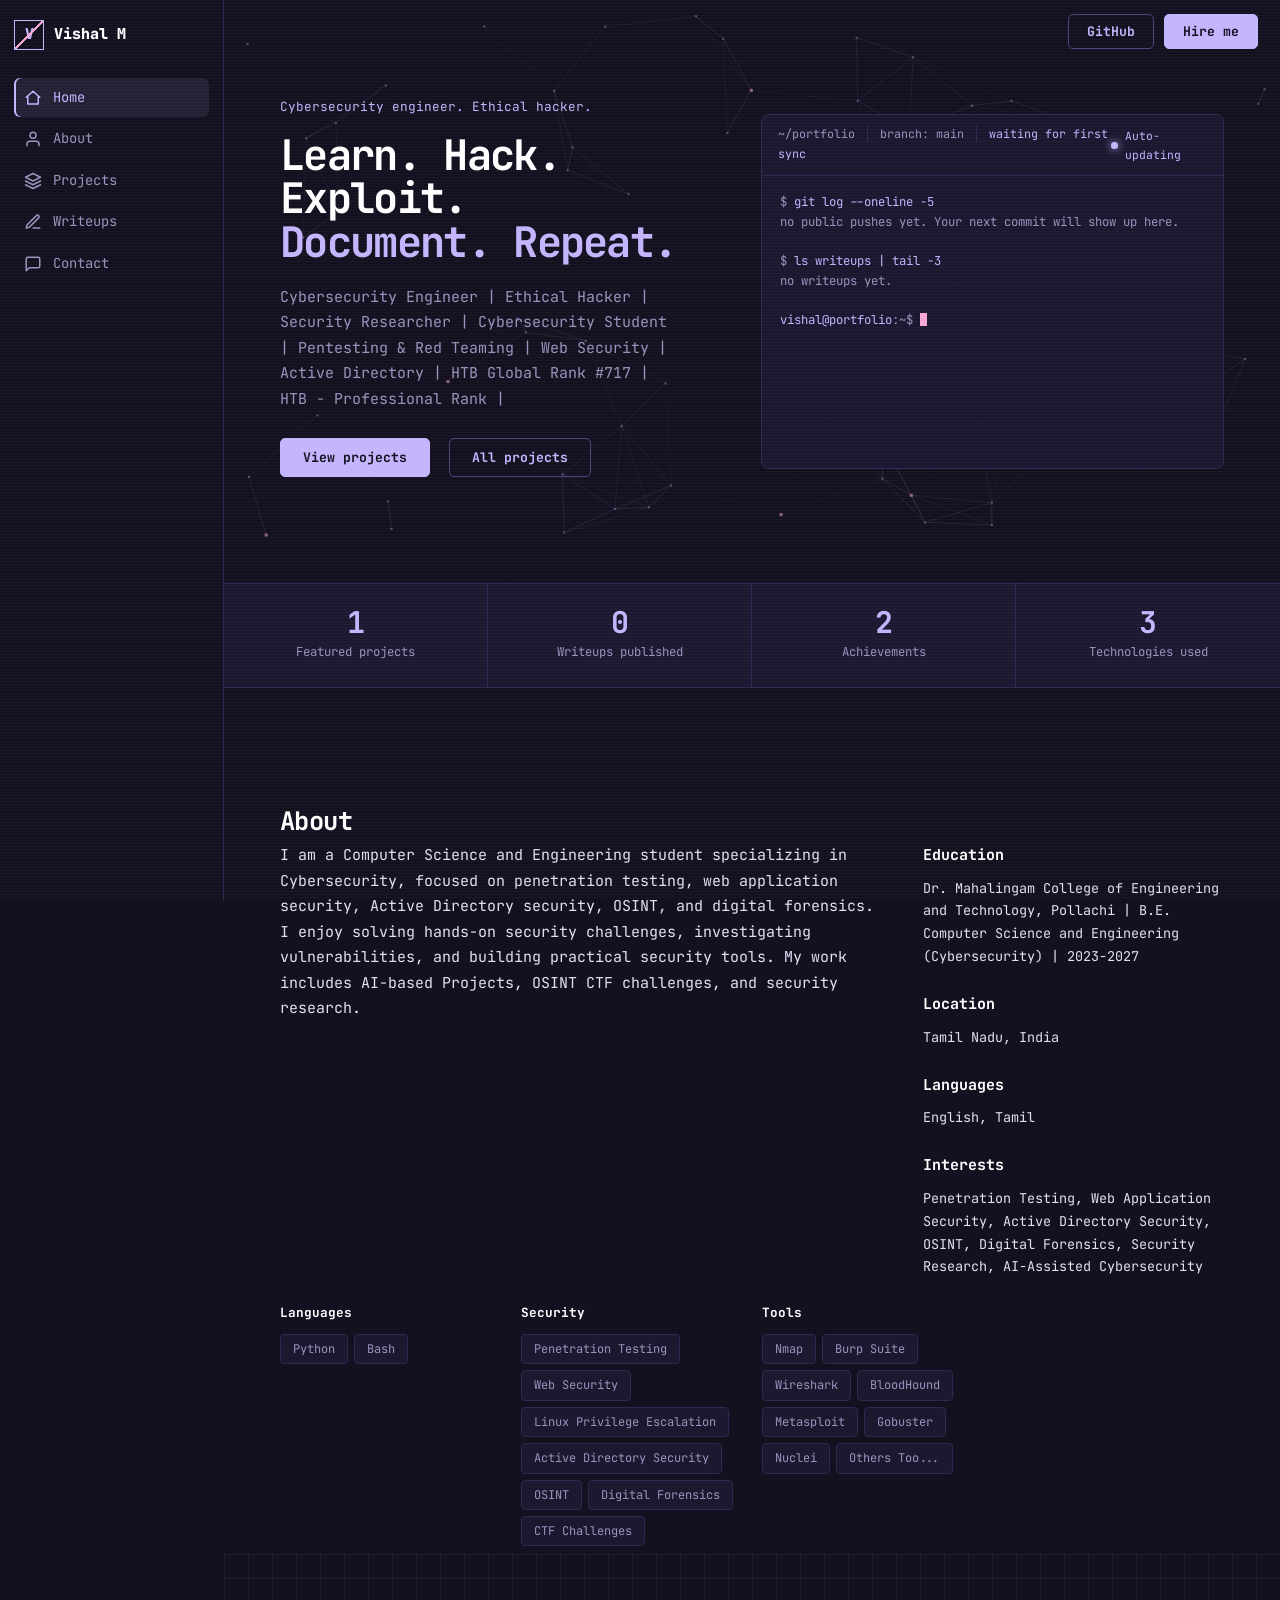
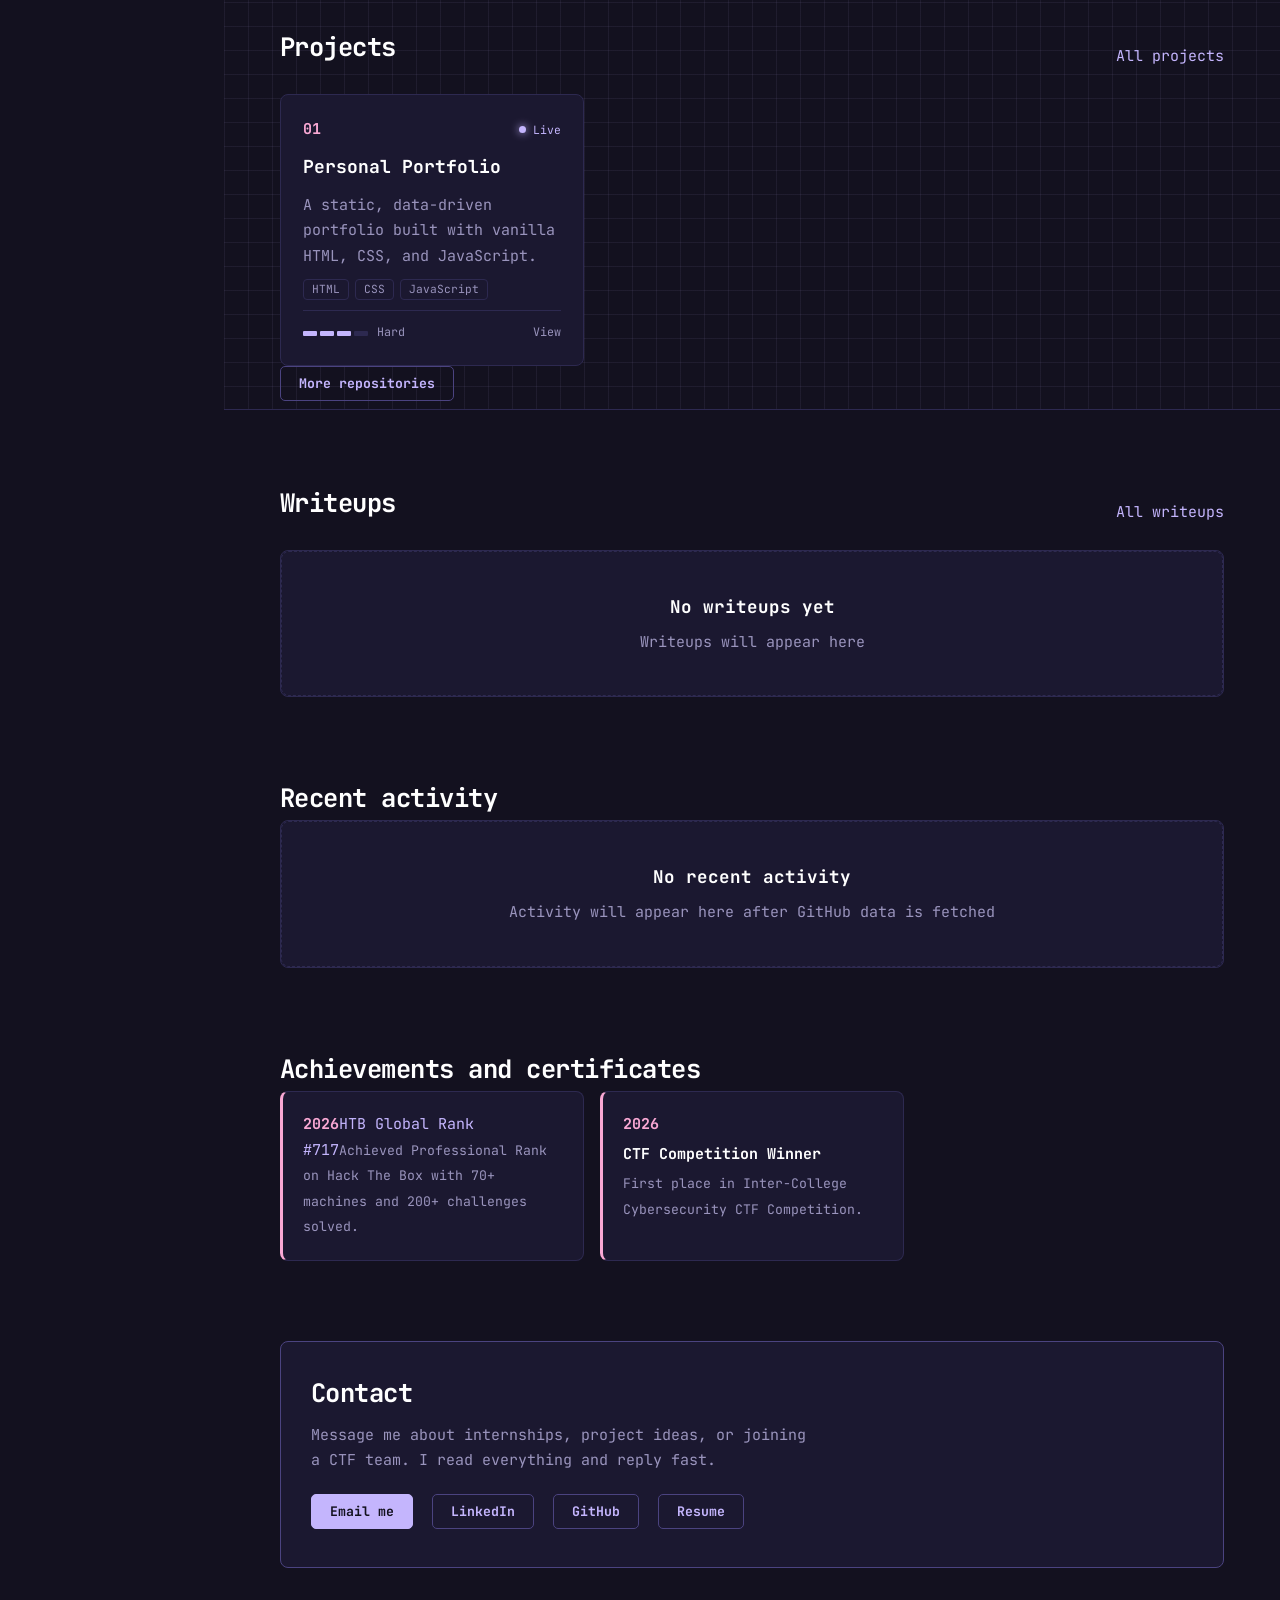
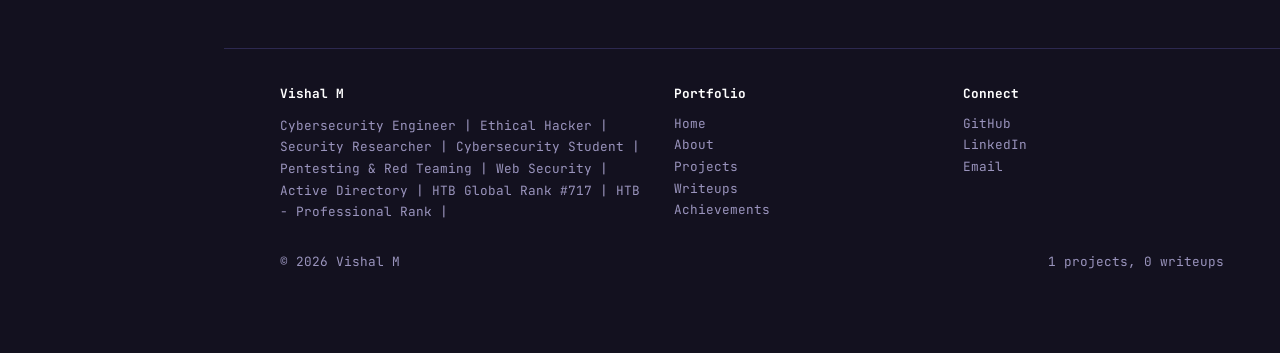
<file: index.html>
<!DOCTYPE html>
<html lang="en">
<head>
<meta charset="UTF-8">
<meta name="viewport" content="width=device-width, initial-scale=1">
<meta name="theme-color" content="#13111f">
<meta name="description" content="Vishal M - Student Hacker who builds projects, solves security challenges, and writes up what I learn.">
<link rel="preconnect" href="https://fonts.googleapis.com">
<link rel="preconnect" href="https://fonts.gstatic.com" crossorigin>
<link href="https://fonts.googleapis.com/css2?family=JetBrains+Mono:wght@400;700;800&display=swap" rel="stylesheet">
<link rel="stylesheet" href="style.css">
<title>Vishal M | Portfolio</title>
</head>
<body>
<a href="#main-content" class="skip-link">Skip to content</a>

<div class="scan" aria-hidden="true"></div>

<aside class="side" aria-label="Main navigation">
  <a class="logo" href="#top"><span class="mk" aria-hidden="true">V</span><span>Vishal M</span></a>
  <nav class="grp">
    <span class="gl" hidden aria-hidden="true">Portfolio</span>
    <a class="item on" data-s="top" href="#top" aria-label="Home"><svg class="i" viewBox="0 0 24 24" aria-hidden="true"><path d="M3 11l9-8 9 8M5 10v10h14V10"/></svg><span>Home</span></a>
    <a class="item" data-s="about" href="#about" aria-label="About"><svg class="i" viewBox="0 0 24 24" aria-hidden="true"><path d="M20 21v-2a4 4 0 00-4-4H8a4 4 0 00-4 4v2"/><circle cx="12" cy="7" r="4"/></svg><span>About</span></a>
    <a class="item" data-s="projects" href="#projects" aria-label="Projects"><svg class="i" viewBox="0 0 24 24" aria-hidden="true"><path d="M12 2L2 7l10 5 10-5-10-5zM2 17l10 5 10-5M2 12l10 5 10-5"/></svg><span>Projects</span></a>
    <a class="item" data-s="writeups" href="#writeups" aria-label="Writeups"><svg class="i" viewBox="0 0 24 24" aria-hidden="true"><path d="M12 20h9M16.5 3.5a2.1 2.1 0 013 3L7 19l-4 1 1-4z"/></svg><span>Writeups</span></a>
    <a class="item" data-s="contact" href="#contact" aria-label="Contact"><svg class="i" viewBox="0 0 24 24" aria-hidden="true"><path d="M21 15a2 2 0 01-2 2H7l-4 4V5a2 2 0 012-2h14a2 2 0 012 2z"/></svg><span>Contact</span></a>
  </nav>
  <div class="grp foot-s"></div>
</aside>

<div class="topr" role="group" aria-label="External links">
  <a class="btn" href="https://github.com/vishalmani-11" target="_blank" rel="noopener noreferrer">GitHub</a>
  <a class="btn s" href="#contact">Hire me</a>
</div>

<div class="main">
  <div class="hz"><canvas id="net" aria-hidden="true"></canvas>
  <div class="w"><header class="hero" id="top">
    <div>
      <p class="eb">Cybersecurity engineer. Ethical hacker.</p>
      <h1><span>Learn. Hack. Exploit.</span><span>Document. Repeat.</span></h1>
      <p class="pitch" id="tagline">[ONE LINE]</p>
      <a class="btn s" href="#projects">View projects</a>
      <a class="btn" href="projects.html">All projects</a>
    </div>
    <div class="tm" role="img" aria-label="Terminal showing my latest GitHub pushes and writeups">
      <div class="tbar"><div class="st" id="term-chips"><span>~/portfolio</span><span>branch: main</span></div><span class="live"><i class="led" aria-hidden="true"></i>Auto-updating</span></div>
      <div class="tw" id="term-body" aria-hidden="true"></div>
    </div>
  </header></div></div>

  <div class="stats" id="stats"><div class="loading">Open the site through a web server or GitHub Pages, not by double-clicking the file.</div></div>

  <section class="z" id="about"><div class="w">
    <h2>About</h2>
    <div class="about-grid">
      <div class="about-text" id="bio"></div>
      <div class="about-details">
        <div class="about-row"><h4>Education</h4><p id="education">[COLLEGE | COURSE | YEARS]</p></div>
        <div class="about-row"><h4>Location</h4><p id="location">[CITY, COUNTRY]</p></div>
        <div class="about-row"><h4>Languages</h4><p id="languages">[LIST]</p></div>
        <div class="about-row"><h4>Interests</h4><p id="interests">[LIST]</p></div>
      </div>
    </div>
    <div class="skills-grid" id="skills"></div>
  </div></section>

  <section class="z bp" id="projects"><div class="w">
    <div class="sh"><h2>Projects</h2><a href="projects.html">All projects</a></div>
    <div class="grid" id="featured-projects"><div class="loading">Loading projects...</div></div>
    <div class="more-repos"><button class="btn" onclick="toggleMoreRepos()">More repositories</button><div class="repo-list" id="more-repos-list" hidden></div></div>
  </div></section>

  <section class="z" id="writeups"><div class="w">
    <div class="sh"><h2>Writeups</h2><a href="writeups.html">All writeups</a></div>
    <div class="cases" id="writeups-list"><div class="loading">Loading writeups...</div></div>
  </div></section>

  <section class="z" id="activity"><div class="w">
    <h2>Recent activity</h2>
    <div class="cases" id="recent-activity"><div class="loading">Loading activity...</div></div>
  </div></section>

  <section class="z" id="achievements"><div class="w">
    <h2>Achievements and certificates</h2>
    <div class="hall" id="achievements-list"><div class="loading">Loading achievements...</div></div>
  </div></section>

  <section class="z" id="contact"><div class="w">
    <div class="roe">
      <h2>Contact</h2>
      <p>Message me about internships, project ideas, or joining a CTF team. I read everything and reply fast.</p>
      <a class="btn s" id="email-btn" href="#">Email me</a>
      <a class="btn" id="linkedin-btn" href="#" target="_blank" rel="noopener noreferrer">LinkedIn</a>
      <a class="btn" href="https://github.com/vishalmani-11" target="_blank" rel="noopener noreferrer">GitHub</a>
      <a class="btn" id="resume-btn" href="#" target="_blank" rel="noopener noreferrer" hidden>Resume</a>
    </div>
  </div></section>

  <footer><div class="w"><div class="fg">
    <div><b style="color:var(--hi)">Vishal M</b><p id="footer-tagline">[ONE LINE]</p></div>
    <div><h4>Portfolio</h4><a href="#top">Home</a><a href="#about">About</a><a href="#projects">Projects</a><a href="#writeups">Writeups</a><a href="#achievements">Achievements</a></div>
    <div><h4>Connect</h4><a href="#" id="footer-github">GitHub</a><a href="#" id="footer-linkedin">LinkedIn</a><a href="#" id="footer-email">Email</a></div>
  </div>
  <div class="fb"><span>&copy; 2026 Vishal M</span><span id="footer-stats"></span></div></div></footer>
</div>

<script src="main.js"></script>
</body>
</html>
</file>
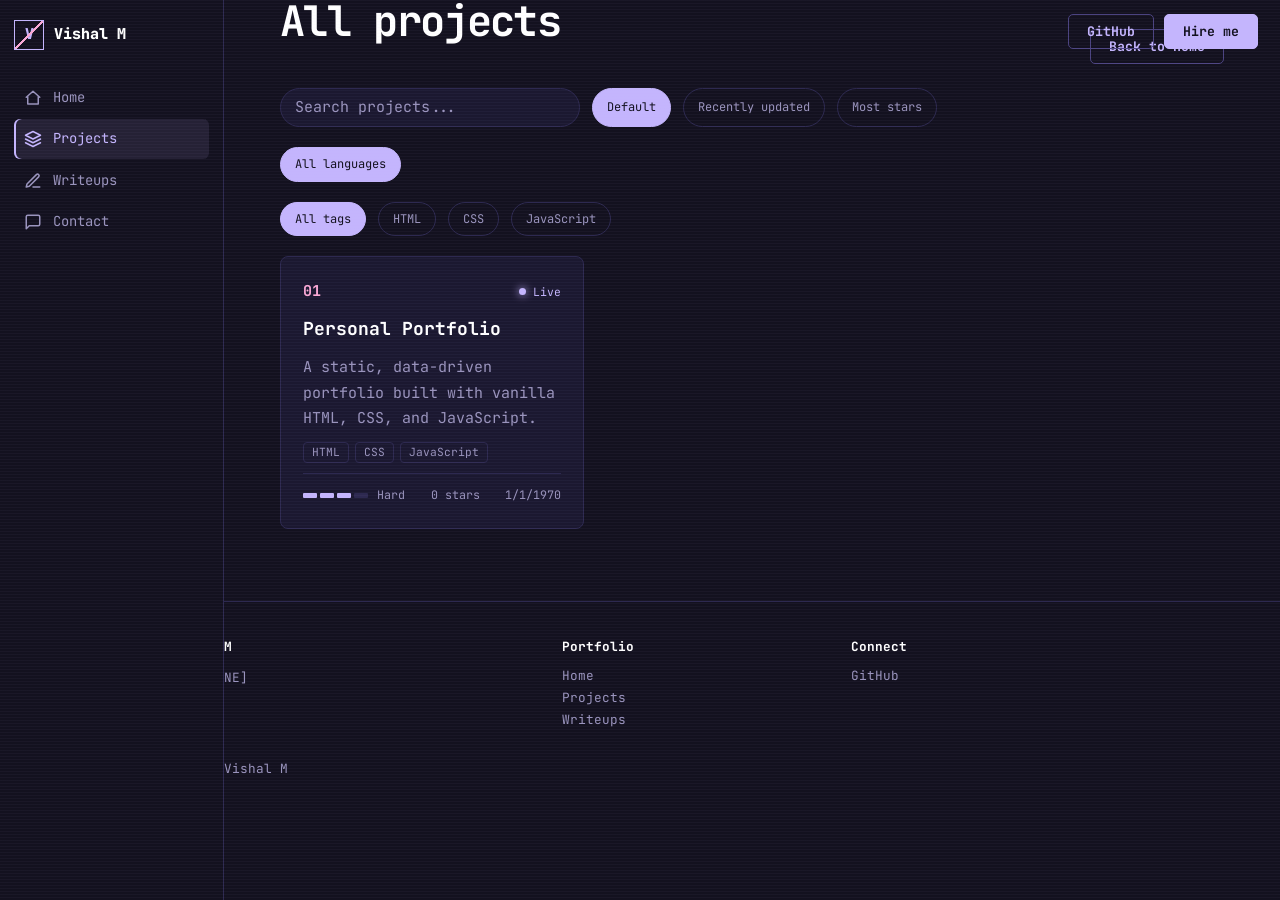
<file: projects.html>
<!DOCTYPE html>
<html lang="en">
<head>
<meta charset="UTF-8">
<meta name="viewport" content="width=device-width, initial-scale=1">
<meta name="theme-color" content="#13111f">
<meta name="description" content="All projects and repositories by Vishal M ">
<link rel="preconnect" href="https://fonts.googleapis.com">
<link rel="preconnect" href="https://fonts.gstatic.com" crossorigin>
<link href="https://fonts.googleapis.com/css2?family=JetBrains+Mono:wght@400;700;800&display=swap" rel="stylesheet">
<link rel="stylesheet" href="style.css">
<title>Projects | Vishal M  Portfolio</title>
</head>
<body>
<a href="#main-content" class="skip-link">Skip to content</a>

<div class="scan" aria-hidden="true"></div>

<aside class="side" aria-label="Main navigation">
  <a class="logo" href="index.html"><span class="mk" aria-hidden="true">V</span><span>Vishal M </span></a>
  <nav class="grp">
    <a class="item" data-s="top" href="index.html#top" aria-label="Home"><svg class="i" viewBox="0 0 24 24" aria-hidden="true"><path d="M3 11l9-8 9 8M5 10v10h14V10"/></svg><span>Home</span></a>
    <a class="item on" href="projects.html" aria-label="Projects"><svg class="i" viewBox="0 0 24 24" aria-hidden="true"><path d="M12 2L2 7l10 5 10-5-10-5zM2 17l10 5 10-5M2 12l10 5 10-5"/></svg><span>Projects</span></a>
    <a class="item" href="writeups.html" aria-label="Writeups"><svg class="i" viewBox="0 0 24 24" aria-hidden="true"><path d="M12 20h9M16.5 3.5a2.1 2.1 0 013 3L7 19l-4 1 1-4z"/></svg><span>Writeups</span></a>
    <a class="item" href="index.html#contact" aria-label="Contact"><svg class="i" viewBox="0 0 24 24" aria-hidden="true"><path d="M21 15a2 2 0 01-2 2H7l-4 4V5a2 2 0 012-2h14a2 2 0 012 2z"/></svg><span>Contact</span></a>
  </nav>
  <div class="grp foot-s"></div>
</aside>

<div class="topr" role="group" aria-label="External links">
  <a class="btn" href="https://github.com/vishalmani-11" target="_blank" rel="noopener noreferrer">GitHub</a>
  <a class="btn s" href="index.html#contact">Hire me</a>
</div>

<main class="main" id="main-content">
  <div class="w">
    <header class="sh" style="margin-bottom:24px;">
      <h1>All projects</h1>
      <a href="index.html#projects" class="btn">Back to home</a>
    </header>

    <div class="filters">
      <input type="text" class="search-box" id="project-search" placeholder="Search projects...">
      <button class="filter-chip active" data-sort="default" onclick="setSort('default')">Default</button>
      <button class="filter-chip" data-sort="updated" onclick="setSort('updated')">Recently updated</button>
      <button class="filter-chip" data-sort="stars" onclick="setSort('stars')">Most stars</button>
    </div>

    <div class="filters" id="language-filters">
      <span class="filter-chip active" onclick="setLanguage('')">All languages</span>
    </div>

    <div class="filters" id="tag-filters">
      <span class="filter-chip active" onclick="setTag('')">All tags</span>
    </div>

    <div class="projects-grid" id="all-projects">
      <div class="loading">Loading projects...</div>
    </div>
  </div>
</main>

<footer><div class="w"><div class="fg">
  <div><b style="color:var(--hi)">Vishal M </b><p>[ONE LINE]</p></div>
  <div><h4>Portfolio</h4><a href="index.html">Home</a><a href="projects.html">Projects</a><a href="writeups.html">Writeups</a></div>
  <div><h4>Connect</h4><a href="https://github.com/vishalmani-11" target="_blank" rel="noopener noreferrer">GitHub</a></div>
</div>
<div class="fb"><span>&copy; 2026 Vishal M </span></div></div></footer>

<script src="main.js"></script>
<script>
// Projects page specific logic
let allProjects = [];
let filteredProjects = [];
let currentSort = 'default';
let currentLanguage = '';
let currentTag = '';

async function initProjectsPage() {
  await window.loadAllData();
  allProjects = [...(window.projectsData || []), ...(window.githubData?.repos || [])];
  
  // Deduplicate by repo name
  const seen = new Map();
  allProjects.forEach(p => {
    const key = p.repo || p.name;
    if (key && !seen.has(key)) {
      seen.set(key, p);
    }
  });
  allProjects = Array.from(seen.values());
  
  renderProjectsFilters();
  filterAndSortProjects();
  
  // Set up event listeners
  document.getElementById('project-search')?.addEventListener('input', e => {
    filterAndSortProjects();
  });
}

function setSort(sort) {
  currentSort = sort;
  document.querySelectorAll('[data-sort]').forEach(el => {
    el.classList.toggle('active', el.dataset.sort === sort);
  });
  filterAndSortProjects();
}

function setLanguage(lang) {
  currentLanguage = lang;
  document.querySelectorAll('#language-filters .filter-chip').forEach(el => {
    el.classList.toggle('active', el.textContent.includes(lang) || (lang === '' && el.textContent === 'All languages'));
  });
  filterAndSortProjects();
}

function setTag(tag) {
  currentTag = tag;
  document.querySelectorAll('#tag-filters .filter-chip').forEach(el => {
    el.classList.toggle('active', el.textContent.includes(tag) || (tag === '' && el.textContent === 'All tags'));
  });
  filterAndSortProjects();
}

function renderProjectsFilters() {
  const langFilters = document.getElementById('language-filters');
  const tagFilters = document.getElementById('tag-filters');
  
  if (langFilters) {
    const languages = [...new Set(allProjects.map(p => p.language).filter(Boolean))];
    langFilters.replaceChildren(
      create('span', { class: 'filter-chip active', onclick: 'setLanguage("")' }, 'All languages'),
      ...languages.map(lang => create('span', { class: 'filter-chip', onclick: `setLanguage('${lang}')` }, lang))
    );
  }
  
  if (tagFilters) {
    const tags = [...new Set(allProjects.flatMap(p => p.tags || []).filter(Boolean))];
    tagFilters.replaceChildren(
      create('span', { class: 'filter-chip active', onclick: 'setTag("")' }, 'All tags'),
      ...tags.map(tag => create('span', { class: 'filter-chip', onclick: `setTag('${tag}')` }, tag))
    );
  }
}

function filterAndSortProjects() {
  const searchTerm = document.getElementById('project-search')?.value.toLowerCase() || '';
  
  filteredProjects = allProjects.filter(p => {
    const name = (p.repo || p.name || '').toLowerCase();
    const title = (p.title || '').toLowerCase();
    const summary = (p.summary || p.description || '').toLowerCase();
    const tags = (p.tags || []).join(' ').toLowerCase();
    const language = (p.language || '').toLowerCase();
    
    const matchesSearch = !searchTerm || name.includes(searchTerm) || title.includes(searchTerm) || summary.includes(searchTerm) || tags.includes(searchTerm);
    const matchesLanguage = !currentLanguage || language === currentLanguage || (p.languages && p.languages[currentLanguage]);
    const matchesTag = !currentTag || tags.includes(currentTag);
    
    return matchesSearch && matchesLanguage && matchesTag;
  });
  
  sortProjects();
  renderProjects();
}

function sortProjects() {
  switch (currentSort) {
    case 'updated':
      filteredProjects.sort((a, b) => new Date(b.pushed_at || 0) - new Date(a.pushed_at || 0));
      break;
    case 'stars':
      filteredProjects.sort((a, b) => (b.stargazers_count || 0) - (a.stargazers_count || 0));
      break;
    default:
      // Featured first, then by pushed_at
      filteredProjects.sort((a, b) => {
        if (a.featured && !b.featured) return -1;
        if (!a.featured && b.featured) return 1;
        return new Date(b.pushed_at || 0) - new Date(a.pushed_at || 0);
      });
  }
}

function renderProjects() {
  const container = document.getElementById('all-projects');
  if (!container) return;
  
  if (filteredProjects.length === 0) {
    container.replaceChildren(create('div', { class: 'empty-state' }, [
      create('h3', {}, 'No projects found'),
      create('p', {}, 'Try adjusting your filters')
    ]));
    return;
  }
  
  container.replaceChildren(...filteredProjects.map((p, i) => {
    const isSample = p.sample;
    const title = isSample ? create('span', {}, [p.title || p.repo || p.name || 'Untitled', create('span', { class: 'sample-badge' }, 'Sample')]) : p.title || p.repo || p.name || 'Untitled';
    const ghData = window.githubData?.repos?.find(r => r.name === (p.repo || p.name));
    const merged = { ...p, ...ghData };
    
    return create('div', { class: 'card' }, [
      create('div', { class: 'ct' }, [
        create('span', { class: 'n' }, String(i + 1).padStart(2, '0')),
        create('span', { class: `live ${merged.status === 'Live' ? '' : 'soon'}` }, [
          create('i', { class: 'led' }),
          merged.status || 'Live'
        ])
      ]),
      create('h3', {}, title),
      create('p', {}, merged.summary || merged.description || 'No description'),
      create('div', { class: 'tags' }, [
        ...(merged.tags || []).map(tag => create('i', {}, tag)),
        merged.language ? create('i', {}, merged.language) : null
      ].filter(Boolean)),
      create('div', { class: 'stt' }, [
        merged.difficulty ? difficultyBars(merged.difficulty) : null,
        create('span', {}, `${merged.stargazers_count || 0} stars`),
        create('span', {}, new Date(merged.pushed_at || 0).toLocaleDateString())
      ].filter(Boolean))
    ]);
  }));
}

// Initialize when DOM is ready
if (document.readyState === 'loading') {
  document.addEventListener('DOMContentLoaded', initProjectsPage);
} else {
  initProjectsPage();
}
</script>
</body>
</html>
</file>
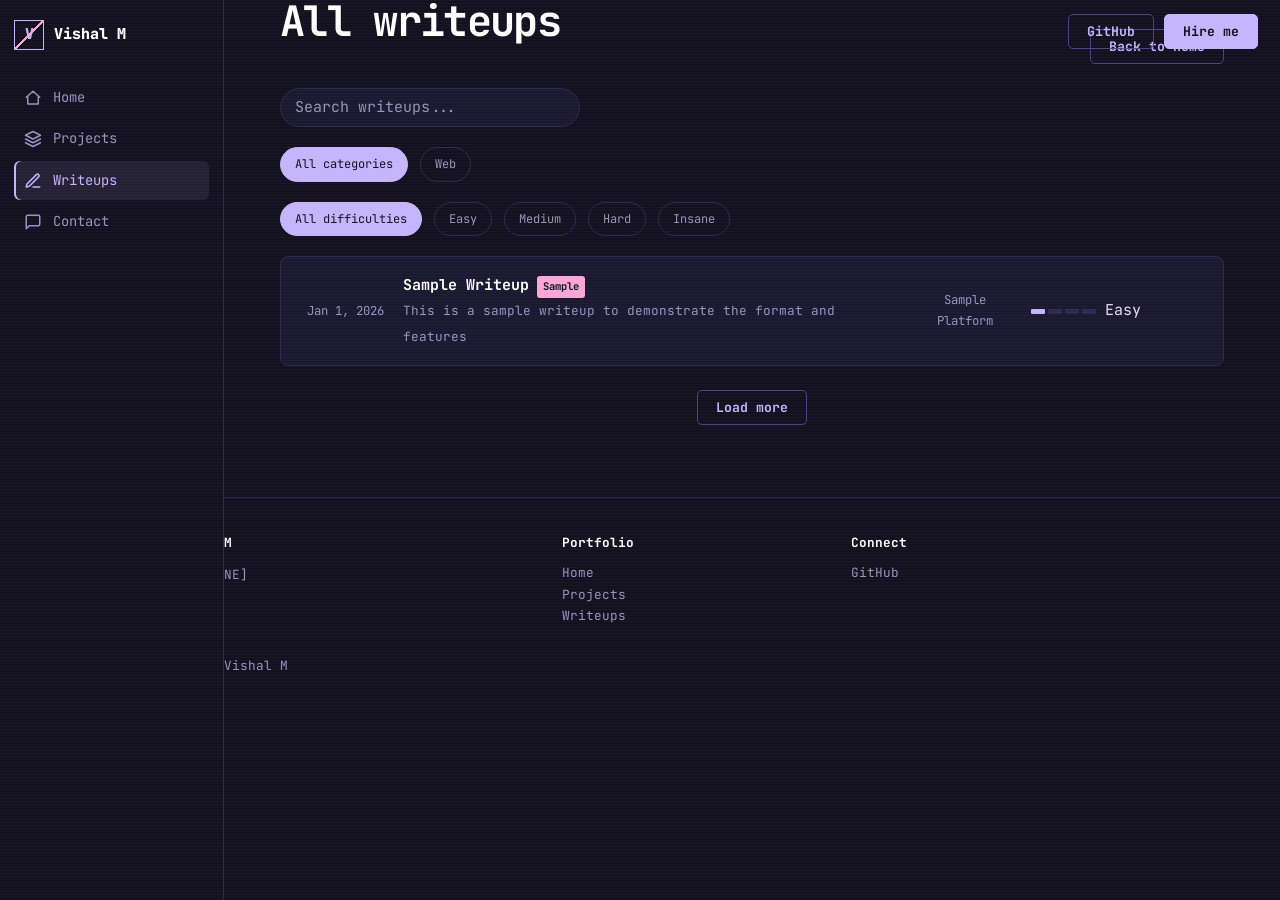
<file: writeups.html>
<!DOCTYPE html>
<html lang="en">
<head>
<meta charset="UTF-8">
<meta name="viewport" content="width=device-width, initial-scale=1">
<meta name="theme-color" content="#13111f">
<meta name="description" content="Security CTF writeups by Vishal M">
<link rel="preconnect" href="https://fonts.googleapis.com">
<link rel="preconnect" href="https://fonts.gstatic.com" crossorigin>
<link href="https://fonts.googleapis.com/css2?family=JetBrains+Mono:wght@400;700;800&display=swap" rel="stylesheet">
<link rel="stylesheet" href="style.css">
<title>Writeups | Vishal M Portfolio</title>
</head>
<body>
<a href="#main-content" class="skip-link">Skip to content</a>

<div class="scan" aria-hidden="true"></div>

<aside class="side" aria-label="Main navigation">
  <a class="logo" href="index.html"><span class="mk" aria-hidden="true">V</span><span>Vishal M</span></a>
  <nav class="grp">
    <a class="item" href="index.html#top" aria-label="Home"><svg class="i" viewBox="0 0 24 24" aria-hidden="true"><path d="M3 11l9-8 9 8M5 10v10h14V10"/></svg><span>Home</span></a>
    <a class="item" href="projects.html" aria-label="Projects"><svg class="i" viewBox="0 0 24 24" aria-hidden="true"><path d="M12 2L2 7l10 5 10-5-10-5zM2 17l10 5 10-5M2 12l10 5 10-5"/></svg><span>Projects</span></a>
    <a class="item on" href="writeups.html" aria-label="Writeups"><svg class="i" viewBox="0 0 24 24" aria-hidden="true"><path d="M12 20h9M16.5 3.5a2.1 2.1 0 013 3L7 19l-4 1 1-4z"/></svg><span>Writeups</span></a>
    <a class="item" href="index.html#contact" aria-label="Contact"><svg class="i" viewBox="0 0 24 24" aria-hidden="true"><path d="M21 15a2 2 0 01-2 2H7l-4 4V5a2 2 0 012-2h14a2 2 0 012 2z"/></svg><span>Contact</span></a>
  </nav>
  <div class="grp foot-s"></div>
</aside>

<div class="topr" role="group" aria-label="External links">
  <a class="btn" href="https://github.com/vishalmani-11" target="_blank" rel="noopener noreferrer">GitHub</a>
  <a class="btn s" href="index.html#contact">Hire me</a>
</div>

<main class="main" id="main-content">
  <div class="w">
    <header class="sh" style="margin-bottom:24px;">
      <h1>All writeups</h1>
      <a href="index.html#writeups" class="btn">Back to home</a>
    </header>

    <div class="filters">
      <input type="text" class="search-box" id="writeup-search" placeholder="Search writeups...">
    </div>

    <div class="filters" id="category-filters">
      <span class="filter-chip active" onclick="setCategory('')">All categories</span>
    </div>

    <div class="filters" id="difficulty-filters">
      <span class="filter-chip active" onclick="setDifficulty('')">All difficulties</span>
      <span class="filter-chip" onclick="setDifficulty('1')">Easy</span>
      <span class="filter-chip" onclick="setDifficulty('2')">Medium</span>
      <span class="filter-chip" onclick="setDifficulty('3')">Hard</span>
      <span class="filter-chip" onclick="setDifficulty('4')">Insane</span>
    </div>

    <div class="cases" id="all-writeups">
      <div class="loading">Loading writeups...</div>
    </div>

    <div class="load-more" id="load-more-container">
      <button class="btn" onclick="loadMore()" id="load-more-btn" hidden>Load more</button>
    </div>
  </div>
</main>

<footer><div class="w"><div class="fg">
  <div><b style="color:var(--hi)">Vishal M</b><p>[ONE LINE]</p></div>
  <div><h4>Portfolio</h4><a href="index.html">Home</a><a href="projects.html">Projects</a><a href="writeups.html">Writeups</a></div>
  <div><h4>Connect</h4><a href="https://github.com/vishalmani-11" target="_blank" rel="noopener noreferrer">GitHub</a></div>
</div>
<div class="fb"><span>&copy; 2026 Vishal M</span></div></div></footer>

<script src="main.js"></script>
<script>
// Writeups page specific logic
let allWriteups = [];
let filteredWriteups = [];
let displayedCount = 10;
let currentCategory = '';
let currentDifficulty = '';

async function initWriteupsPage() {
  await window.loadAllData();
  allWriteups = window.writeupsData || [];
  
  renderCategoryFilters();
  filterWriteups();
  
  document.getElementById('writeup-search')?.addEventListener('input', () => filterWriteups());
}

function setCategory(cat) {
  currentCategory = cat;
  document.querySelectorAll('#category-filters .filter-chip').forEach(el => {
    el.classList.toggle('active', el.textContent.includes(cat) || (cat === '' && el.textContent === 'All categories'));
  });
  filterWriteups();
}

function setDifficulty(diff) {
  currentDifficulty = diff;
  document.querySelectorAll('#difficulty-filters .filter-chip').forEach(el => {
    el.classList.toggle('active', el.textContent.includes(currentDifficulty) || (diff === '' && el.textContent === 'All difficulties'));
  });
  filterWriteups();
}

function renderCategoryFilters() {
  const container = document.getElementById('category-filters');
  if (!container) return;
  
  const categories = [...new Set(allWriteups.map(w => w.category).filter(Boolean))];
  container.replaceChildren(
    create('span', { class: 'filter-chip active', onclick: 'setCategory("")' }, 'All categories'),
    ...categories.map(cat => create('span', { class: 'filter-chip', onclick: `setCategory('${cat}')` }, cat))
  );
}

function filterWriteups() {
  const searchTerm = document.getElementById('writeup-search')?.value.toLowerCase() || '';
  
  filteredWriteups = allWriteups.filter(w => {
    const title = (w.title || '').toLowerCase();
    const summary = (w.summary || '').toLowerCase();
    const category = (w.category || '').toLowerCase();
    const platform = (w.platform || '').toLowerCase();
    const tags = (w.tags || []).join(' ').toLowerCase();
    const date = (w.date || '').toLowerCase();
    
    const matchesSearch = !searchTerm || title.includes(searchTerm) || summary.includes(searchTerm) || category.includes(searchTerm) || platform.includes(searchTerm) || tags.includes(searchTerm);
    const matchesCategory = !currentCategory || category === currentCategory.toLowerCase();
    const matchesDifficulty = !currentDifficulty || String(w.difficulty || 1) === currentDifficulty;
    
    return matchesSearch && matchesCategory && matchesDifficulty;
  });
  
  // Sort by date descending (newest first)
  filteredWriteups.sort((a, b) => new Date(b.date || 0) - new Date(a.date || 0));
  
  displayedCount = 10;
  renderWriteups();
}

function renderWriteups() {
  const container = document.getElementById('all-writeups');
  const loadMoreBtn = document.getElementById('load-more-btn');
  if (!container) return;
  
  if (filteredWriteups.length === 0) {
    container.replaceChildren(create('div', { class: 'empty-state' }, [
      create('h3', {}, 'No writeups found'),
      create('p', {}, 'Try adjusting your filters')
    ]));
    if (loadMoreBtn) loadMoreBtn.hidden = true;
    return;
  }
  
  const toShow = filteredWriteups.slice(0, displayedCount);
  container.replaceChildren(...toShow.map(w => {
    const date = w.date ? new Date(w.date).toLocaleDateString('en-US', { year: 'numeric', month: 'short', day: 'numeric' }) : 'Unknown';
    const isSample = w.sample;
    const title = isSample ? create('span', {}, [w.title || 'Untitled', create('span', { class: 'sample-badge' }, 'Sample')]) : w.title || 'Untitled';
    
    return create('a', { 
      class: 'row',
      href: `writeup.html?slug=${w.slug}`
    }, [
      create('span', { class: 'd' }, date),
      create('div', {}, [
        create('b', {}, title),
        create('small', {}, w.summary || '')
      ]),
      create('span', { class: 'c' }, w.platform || w.category || 'Uncategorized'),
      difficultyBars(w.difficulty || 1)
    ]);
  }));
  
  // Show/hide load more button
  if (loadMoreBtn) {
    loadMoreBtn.hidden = displayedCount >= filteredWriteups.length;
  }
}

function loadMore() {
  displayedCount += 10;
  renderWriteups();
  document.getElementById('all-writeups')?.scrollIntoView({ behavior: 'smooth', block: 'nearest' });
}

// Initialize when DOM is ready
if (document.readyState === 'loading') {
  document.addEventListener('DOMContentLoaded', initWriteupsPage);
} else {
  initWriteupsPage();
}
</script>
</body>
</html>
</file>
<file: style.css>
/**
 * Vishal Mani Portfolio - Styles
 * Twilight theme only
 */

:root{
  --bg:#13111f;
  --pn:#1b1830;
  --ln:#2d2950;
  --fg:#e4dff5;
  --mu:#9a94bd;
  --hi:#ffffff;
  --g:#c4b5fd;
  --gd:#4b4380;
  --r:#f9a8d4;
  --on:#13111f;
  --bar:#2d2950;
  --mono:'JetBrains Mono',ui-monospace,SFMono-Regular,Menlo,Consolas,monospace;
}

*{
  box-sizing:border-box;
  margin:0;
  padding:0;
}

html{
  scroll-behavior:smooth;
  font:15px/1.7 var(--mono);
  color:var(--fg);
  background:var(--bg);
}

body{
  margin:0;
  background:var(--bg);
  color:var(--fg);
}

a{
  color:var(--g);
  text-decoration:none;
}
a:hover{color:var(--r)}
a:focus-visible,button:focus-visible,input:focus-visible{
  outline:2px solid var(--g);
  outline-offset:3px;
}

img{max-width:100%;height:auto}
button{background:none;border:none;font:inherit;cursor:pointer}
p{margin:0}

.skip-link{
  position:absolute;
  left:-1000px;
  top:0;
  padding:10px;
  background:var(--g);
  color:var(--on);
  z-index:100;
}
.skip-link:focus{left:0;}

.scan{
  position:fixed;
  inset:0;
  pointer-events:none;
  z-index:60;
  background:repeating-linear-gradient(0deg,#0000 0 2px,color-mix(in srgb,var(--g) 4%,transparent) 2px 3px);
}

/* ===== Sidebar ===== */
.side{
  position:fixed;
  left:0;
  top:0;
  bottom:0;
  width:224px;
  display:flex;
  flex-direction:column;
  gap:22px;
  padding:20px 14px;
  background:var(--bg);
  border-right:1px solid var(--ln);
  z-index:30;
}

.logo{
  display:flex;
  align-items:center;
  gap:10px;
  color:var(--hi);
  font-weight:800;
  margin-bottom:6px;
}

.mk{
  position:relative;
  width:30px;
  height:30px;
  border:1.5px solid var(--g);
  display:grid;
  place-items:center;
  color:var(--g);
  font-weight:800;
}
.mk::after{
  content:'';
  position:absolute;
  inset:0;
  background:linear-gradient(135deg,#0000 47%,var(--r) 48% 52%,#0000 53%);
}

.grp{
  display:flex;
  flex-direction:column;
  gap:2px;
}

.gl{
  font-size:.74rem;
  color:var(--mu);
  padding:0 10px 6px;
}

.item{
  display:flex;
  align-items:center;
  gap:11px;
  padding:8px 10px;
  border-radius:6px;
  color:var(--mu);
  font-size:.92rem;
  transition:background .15s,color .15s;
}
.item:hover,.item.on{
  background:color-mix(in srgb,var(--g) 10%,var(--bg));
  color:var(--g);
}
.item.on{
  box-shadow:inset 2px 0 var(--g);
}

.i{
  width:18px;
  height:18px;
  fill:none;
  stroke:currentColor;
  stroke-width:2;
  stroke-linecap:round;
  stroke-linejoin:round;
  flex:none;
}

.foot-s{margin-top:auto;}

/* ===== Top Right Buttons ===== */
.topr{
  position:fixed;
  right:22px;
  top:14px;
  display:flex;
  gap:10px;
  z-index:31;
}

.btn{
  display:inline-block;
  padding:8px 18px;
  border:1px solid var(--gd);
  border-radius:5px;
  font:700 .88rem var(--mono);
  color:var(--g);
  background:none;
  cursor:pointer;
  transition:all .15s;
}
.btn:hover{
  border-color:var(--g);
  color:var(--g);
}
.btn.s{
  background:var(--g);
  border-color:var(--g);
  color:var(--on);
}
.btn.s:hover{
  background:var(--r);
  border-color:var(--r);
  color:var(--on);
}

/* ===== Main Content ===== */
.main{margin-left:224px;}
.w{max-width:1000px;margin:0 auto;padding:0 28px;}

/* ===== Hero Section ===== */
.hz{position:relative;overflow:hidden;}
#net{
  position:absolute;
  inset:0;
  width:100%;
  height:100%;
  opacity:.55;
}
.hero{
  position:relative;
  display:grid;
  grid-template-columns:1fr 1.05fr;
  gap:40px;
  align-items:center;
  padding:96px 0 56px;
  min-height:400px;
}
.eb{
  color:var(--g);
  font-size:.85rem;
  margin-bottom:16px;
}
h1{
  font-size:clamp(2rem,4vw,2.8rem);
  line-height:1.04;
  margin:0 0 20px;
  color:var(--hi);
  letter-spacing:-.04em;
}
h1 span{display:block}
h1 span+span{color:var(--g)}
.pitch{
  color:var(--mu);
  max-width:44ch;
  margin-bottom:26px;
}
.hero .btn{
  margin:0 10px 10px 0;
  padding:10px 22px;
}

/* ===== Terminal Card ===== */
.tm{
  background:color-mix(in srgb,var(--pn) 94%,transparent);
  border:1px solid var(--ln);
  border-radius:8px;
  overflow:hidden;
  max-width:500px;
  margin-left:auto;
}
.tbar{
  display:flex;
  justify-content:space-between;
  align-items:center;
  padding:10px 16px;
  border-bottom:1px solid var(--ln);
  font-size:.78rem;
  color:var(--mu);
}
.st span+span{
  margin-left:12px;
  padding-left:12px;
  border-left:1px solid var(--ln);
}
.st .v{color:var(--g)}
.tw{
  padding:16px 18px 18px;
  font-size:.82rem;
  line-height:1.6;
  min-height:292px;
}
.tl{
  opacity:0;
  animation:in 0s forwards;
  white-space:pre-wrap;
  word-break:break-word;
}
@keyframes in{to{opacity:1}}
.ty{
  display:inline-block;
  overflow:hidden;
  white-space:nowrap;
  width:0;
  animation:type 1.4s steps(32) forwards;
  vertical-align:bottom;
}
@keyframes type{to{width:32ch}}
.mu{color:var(--mu)}
.g{color:var(--g)}
.rd{color:var(--r)}
.cur{
  display:inline-block;
  width:.6em;
  height:1.05em;
  background:var(--r);
  vertical-align:-.18em;
  animation:bl 1s steps(2,start) infinite;
}
@keyframes bl{to{visibility:hidden}}
.live{
  display:inline-flex;
  align-items:center;
  gap:7px;
  font-size:.76rem;
  color:var(--g);
}
.led{
  width:7px;
  height:7px;
  border-radius:50%;
  background:var(--g);
  box-shadow:0 0 8px var(--g);
}
.live.soon{color:var(--r)}
.soon .led{
  background:var(--r);
  box-shadow:0 0 8px var(--r);
}

/* ===== Stats Strip ===== */
.stats{
  display:grid;
  grid-template-columns:repeat(4,1fr);
  border-block:1px solid var(--ln);
  background:var(--pn);
  margin:40px 0;
}
.stats div{
  padding:22px 28px;
  border-right:1px solid var(--ln);
  text-align:center;
}
.stats div:last-child{border:0}
.stats b{
  display:block;
  font-size:2rem;
  line-height:1.1;
  color:var(--g);
}
.stats span{
  font-size:.82rem;
  color:var(--mu);
}

/* ===== Sections ===== */
section.z{padding:72px 0 8px;}
.bp{
  background-image:
    linear-gradient(color-mix(in srgb,var(--g) 7%,transparent) 1px,#0000 1px),
    linear-gradient(90deg,color-mix(in srgb,var(--g) 7%,transparent) 1px,#0000 1px);
  background-size:24px 24px;
  border-bottom:1px solid var(--ln);
  padding-bottom:64px;
}
.sh{
  display:flex;
  justify-content:space-between;
  align-items:end;
  gap:14px;
  flex-wrap:wrap;
  margin-bottom:24px;
}
h2{
  margin:0;
  font-size:1.7rem;
  color:var(--hi);
  letter-spacing:-.02em;
}
.lead{
  color:var(--mu);
  margin-bottom:26px;
  max-width:58ch;
}

/* ===== About Section ===== */
.about-grid{
  display:grid;
  grid-template-columns:2fr 1fr;
  gap:40px;
  align-items:start;
}
.about-text p{
  margin-bottom:16px;
  color:var(--fg);
  line-height:1.7;
}
.about-text p:last-child{
  margin-bottom:0;
}
.about-details{
  display:flex;
  flex-direction:column;
  gap:24px;
}
.about-row{
  display:flex;
  flex-direction:column;
  gap:8px;
}
.about-row h4{
  margin:0;
  font-size:1rem;
  color:var(--hi);
}
.about-row p{
  color:var(--fg);
  font-size:.9rem;
}

/* ===== Skills Section ===== */
.skills-grid{
  display:grid;
  grid-template-columns:repeat(4,1fr);
  gap:20px;
  margin-top:24px;
}
.skill-group h4{
  margin:0 0 10px;
  font-size:.85rem;
  color:var(--hi);
}
.skill-chips{
  display:flex;
  flex-wrap:wrap;
  gap:6px;
}
.skill-chip{
  display:inline-block;
  padding:4px 12px;
  border:1px solid var(--ln);
  border-radius:4px;
  font-size:.8rem;
  color:var(--mu);
  background:var(--pn);
}

/* ===== Project Cards ===== */
.grid{display:grid;grid-template-columns:repeat(auto-fill,minmax(290px,1fr));gap:16px;}
.card{
  display:flex;
  flex-direction:column;
  gap:10px;
  padding:22px;
  background:var(--pn);
  border:1px solid var(--ln);
  border-radius:8px;
  color:var(--fg);
  transition:border-color .15s;
}
.card:hover{border-color:var(--g);color:var(--fg);}
.ct{
  display:flex;
  justify-content:space-between;
  align-items:center;
}
.n{color:var(--r);font-weight:700;}
.card h3{margin:0;font-size:1.2rem;color:var(--hi);}
.card p{color:var(--mu);flex:1;}
.tags{display:flex;flex-wrap:wrap;gap:6px;}
.tags i{font-style:normal;font-size:.75rem;border:1px solid var(--ln);border-radius:4px;padding:0 8px;color:var(--mu);}
.stt{
  display:flex;
  justify-content:space-between;
  align-items:center;
  border-top:1px solid var(--ln);
  padding-top:12px;
  font-size:.78rem;
  color:var(--mu);
}
.df{display:inline-flex;align-items:center;gap:9px;}
.bars{display:inline-flex;gap:3px;}
.bars i{
  width:14px;height:5px;border-radius:1px;background:var(--bar);
}
.bars i.on{background:var(--g);}
.bars i.on.hd{background:var(--r);}

/* ===== Writeup Rows ===== */
.cases{border:1px solid var(--ln);border-radius:8px;background:var(--pn);}
.row{
  display:grid;
  grid-template-columns:84px 1fr 100px 170px;
  gap:16px;
  align-items:center;
  padding:16px 22px;
  border-bottom:1px solid var(--ln);
  color:var(--fg);
  transition:background .15s;
}
.row:last-child{border:0}
.row:hover{background:color-mix(in srgb,var(--g) 8%,var(--pn));color:var(--fg);}
.row .d,.row .c{font-size:.82rem;color:var(--mu);text-align:center;}
.row b{display:block;color:var(--hi);}
.row small{color:var(--mu);font-size:.85rem;}

/* ===== Achievement Cards ===== */
.hall{display:grid;grid-template-columns:repeat(auto-fill,minmax(240px,1fr));gap:16px;}
.op{
  padding:20px;
  background:var(--pn);
  border:1px solid var(--ln);
  border-left:3px solid var(--r);
  border-radius:8px;
}
.op .y{color:var(--r);font-weight:700;}
.op b{display:block;color:var(--hi);margin:4px 0;}
.op span:last-child{color:var(--mu);font-size:.88rem;}

/* ===== Contact Panel ===== */
.roe{padding:30px;border:1px solid var(--gd);border-radius:8px;background:var(--pn);}
.roe p{color:var(--mu);max-width:56ch;margin:8px 0 20px;}
.roe .btn{margin:0 10px 8px 0;}

/* ===== Footer ===== */
footer{margin-top:72px;border-top:1px solid var(--ln);padding:34px 0 80px;font-size:.85rem;}
.fg{display:grid;grid-template-columns:1.4fr 1fr 1fr;gap:28px;}
.fg h4{margin:0 0 8px;font-size:.85rem;color:var(--hi);}
.fg a{display:block;color:var(--mu);}
.fg a:hover{color:var(--g);}
.fg p{color:var(--mu);margin-top:10px;}
.fb{
  display:flex;
  justify-content:space-between;
  gap:12px;
  flex-wrap:wrap;
  margin-top:28px;
  color:var(--mu);
}
.fb b{color:var(--g);margin-right:6px;}

/* ===== Empty States ===== */
.empty-state{
  padding:40px;
  text-align:center;
  color:var(--mu);
  border:1px dashed var(--ln);
  border-radius:8px;
  background:var(--pn);
}
.empty-state svg{
  width:48px;
  height:48px;
  color:var(--mu);
  opacity:.5;
  margin-bottom:16px;
}
.empty-state h3{color:var(--hi);margin:0 0 8px;}

/* ===== Loading ===== */
.loading{
  display:grid;
  place-items:center;
  min-height:200px;
  text-align:center;
  color:var(--mu);
}
.loading::after{
  content:'';
  display:inline-block;
  width:24px;
  height:24px;
  border:2px solid var(--g);
  border-right-color:transparent;
  border-radius:50%;
  animation:spin .8s linear infinite;
  margin-left:12px;
}
@keyframes spin{to{transform:rotate(360deg)}}

.error-message{
  padding:20px;
  background:color-mix(in srgb,var(--r) 10%,var(--pn));
  border:1px solid var(--r);
  border-radius:8px;
  color:var(--r);
  text-align:center;
}

/* ===== Writeup Page ===== */
.writeup-page .main{margin-left:0;padding-top:20px;}
.writeup-page .w{max-width:720px;padding:0 20px;}
.writeup-header{margin-bottom:32px;}
.writeup-nav{
  display:flex;
  justify-content:space-between;
  align-items:center;
  margin-bottom:24px;
  padding-bottom:16px;
  border-bottom:1px solid var(--ln);
}
.writeup-meta{color:var(--mu);font-size:.88rem;}
.writeup-meta span+span{
  margin-left:16px;
  padding-left:16px;
  border-left:1px solid var(--ln);
}
.writeup-meta .diff{display:inline-flex;align-items:center;gap:8px;}
#writeup-title{margin-bottom:24px;}
.writeup-content{
  background:var(--pn);
  border:1px solid var(--ln);
  border-radius:8px;
  padding:32px;
}
.writeup-content h1,
.writeup-content h2,
.writeup-content h3,
.writeup-content h4,
.writeup-content h5,
.writeup-content h6{
  color:var(--hi);
  margin-top:1.5em;
  margin-bottom:.5em;
}
.writeup-content h1{font-size:2rem;}
.writeup-content h2{font-size:1.6rem;}
.writeup-content h3{font-size:1.4rem;}
.writeup-content p{color:var(--fg);line-height:1.7;margin:1em 0;}
.writeup-content a{color:var(--g);text-decoration:underline;}
.writeup-content a:hover{color:var(--r);}
.writeup-content pre{
  background:color-mix(in srgb,var(--bg) 96%,var(--pn));
  border:1px solid var(--ln);
  border-radius:6px;
  padding:16px;
  overflow-x:auto;
  margin:1em 0;
  position:relative;
}
.writeup-content code{
  font-family:var(--mono);
  font-size:.9rem;
}
.writeup-content blockquote{
  border-left:3px solid var(--g);
  padding-left:16px;
  margin-left:0;
  color:var(--mu);
}
.writeup-content img{max-width:100%;border-radius:6px;}
.copy-btn{
  position:absolute;
  top:8px;
  right:8px;
  padding:4px 8px;
  font-size:.75rem;
  color:var(--g);
  background:var(--pn);
  border:1px solid var(--ln);
  border-radius:4px;
  cursor:pointer;
  opacity:0;
  transition:opacity .2s;
}
.writeup-content pre:hover .copy-btn{opacity:1;}
.copy-btn:hover{background:var(--g);color:var(--on);}

.writeup-footer{
  display:flex;
  justify-content:space-between;
  align-items:center;
  margin-top:40px;
  padding-top:20px;
  border-top:1px solid var(--ln);
  font-size:.88rem;
}
.writeup-footer a{color:var(--g);font-weight:700;}
.writeup-footer a:disabled{opacity:.5;cursor:not-allowed;}
.back-btn{display:inline-flex;align-items:center;gap:6px;color:var(--mu);}
.back-btn:hover{color:var(--g);}
.back-btn svg{width:16px;height:16px;transform:rotate(180deg);}

/* ===== Projects Page ===== */
.filters{
  display:flex;
  gap:12px;
  flex-wrap:wrap;
  margin-bottom:20px;
}
.filter-chip{
  display:inline-block;
  padding:6px 14px;
  border:1px solid var(--ln);
  border-radius:999px;
  font-size:.8rem;
  color:var(--mu);
  cursor:pointer;
  transition:all .15s;
}
.filter-chip:hover{border-color:var(--g);color:var(--g);}
.filter-chip.active{background:var(--g);border-color:var(--g);color:var(--on);}
.search-box{
  flex:1;
  min-width:180px;
  max-width:300px;
  padding:6px 14px;
  border:1px solid var(--ln);
  border-radius:999px;
  font:inherit;
  color:var(--fg);
  background:var(--pn);
}
.search-box::placeholder{color:var(--mu);}
.search-box:focus{border-color:var(--g);outline:0;}

.projects-grid{display:grid;grid-template-columns:repeat(auto-fill,minmax(290px,1fr));gap:16px;}
.projects-list{margin-top:20px;}
.load-more{margin-top:24px;text-align:center;}

/* ===== Writeups Page ===== */
.writeups-controls{
  display:flex;
  gap:12px;
  flex-wrap:wrap;
  margin-bottom:20px;
}
.writeups-list{margin-top:20px;}

/* ===== Sample Badge ===== */
.sample-badge{
  display:inline-block;
  padding:2px 6px;
  font-size:.7rem;
  background:var(--r);
  color:var(--on);
  border-radius:3px;
  margin-left:8px;
  font-weight:700;
}

/* ===== Responsive ===== */
@media(max-width:900px){
  .side{
    position:sticky;
    width:auto;
    flex-direction:row;
    align-items:center;
    gap:6px;
    padding:10px 14px;
    overflow-x:auto;
    border-right:0;
    border-bottom:1px solid var(--ln);
    top:0;
  }
  .logo{margin:0 8px 0 0;}
  .logo span:last-child,.gl,.foot-s,.topr{display:none;}
  .grp{flex-direction:row;}
  .item span{display:none;}
  .item{padding:8px 10px;}
  .main{margin-left:0;}
  .hero{grid-template-columns:1fr;padding-top:48px;}
  .hero .tm{max-width:100%;margin-left:0;}
  .about-grid{grid-template-columns:1fr;}
  .stats{grid-template-columns:1fr 1fr;}
  .stats div:nth-child(2){border-right:0;}
  .stats div:nth-child(-n+2){border-bottom:1px solid var(--ln);}
  .skills-grid{grid-template-columns:repeat(2,1fr);}
  .row{grid-template-columns:1fr auto;gap:6px 12px;}
  .row .d{grid-column:1/-1;}
  .row .c{display:none;}
  .fg{grid-template-columns:1fr 1fr;}
  .fg>div:first-child{grid-column:1/-1;}
  .topr{display:none;}
}

@media(prefers-reduced-motion:reduce){
  .tl{opacity:1;animation:none;}
  .ty{width:auto;animation:none;}
  .cur{animation:none;}
  html{scroll-behavior:auto;}
  .loading::after{animation:none;}
}

@media(max-width:480px){
  .hero{padding:40px 0 32px;}
  h1{font-size:2rem;}
  .stats{grid-template-columns:1fr;}
  .stats div{padding:16px 20px;border-right:0;border-bottom:1px solid var(--ln);}
  .stats div:last-child{border-bottom:0;}
  .grid,.hall{grid-template-columns:1fr;}
  .skills-grid{grid-template-columns:1fr;}
  .roe .btn{display:block;width:100%;margin:0 0 12px 0;text-align:center;}
  .empty-state{padding:32px 20px;}
  .writeup-content{padding:20px;}
  .writeup-nav{flex-direction:column;gap:16px;align-items:flex-start;}
  .writeup-footer{flex-direction:column;gap:16px;}
}
</file>
